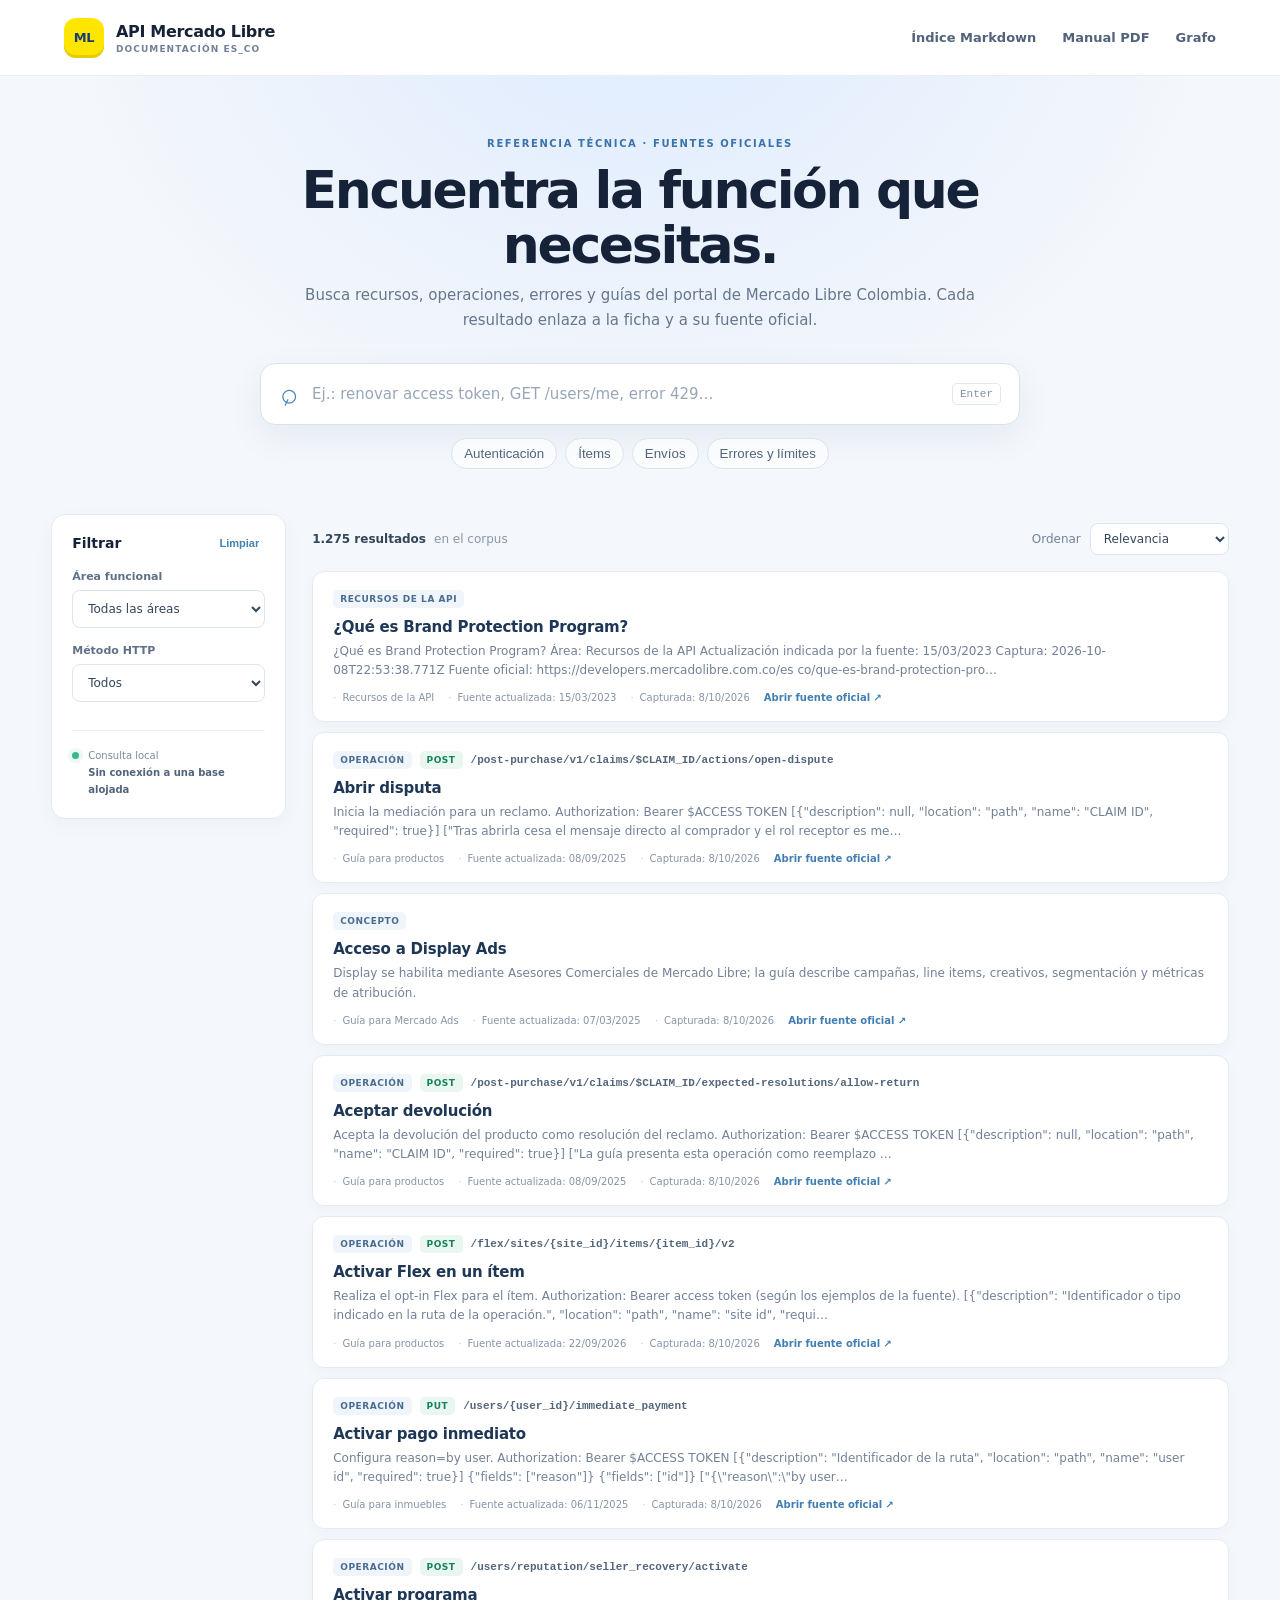
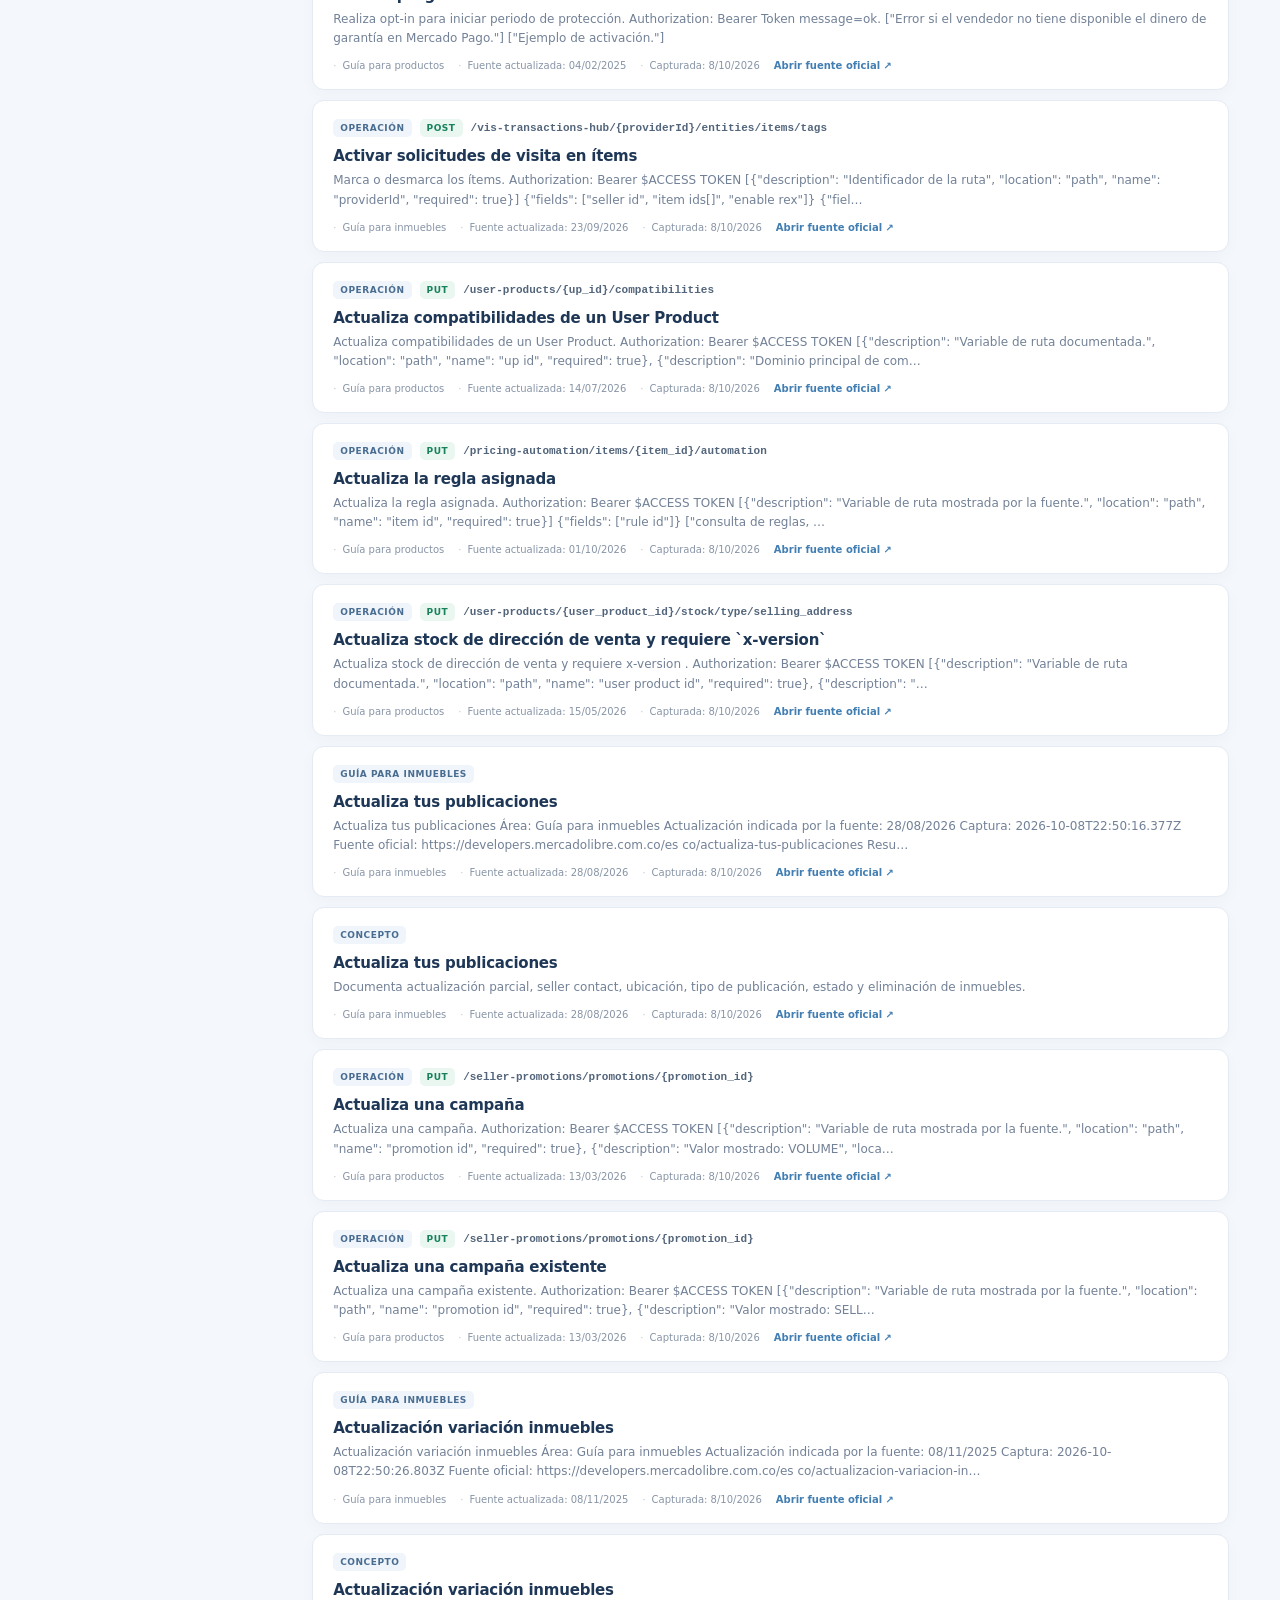
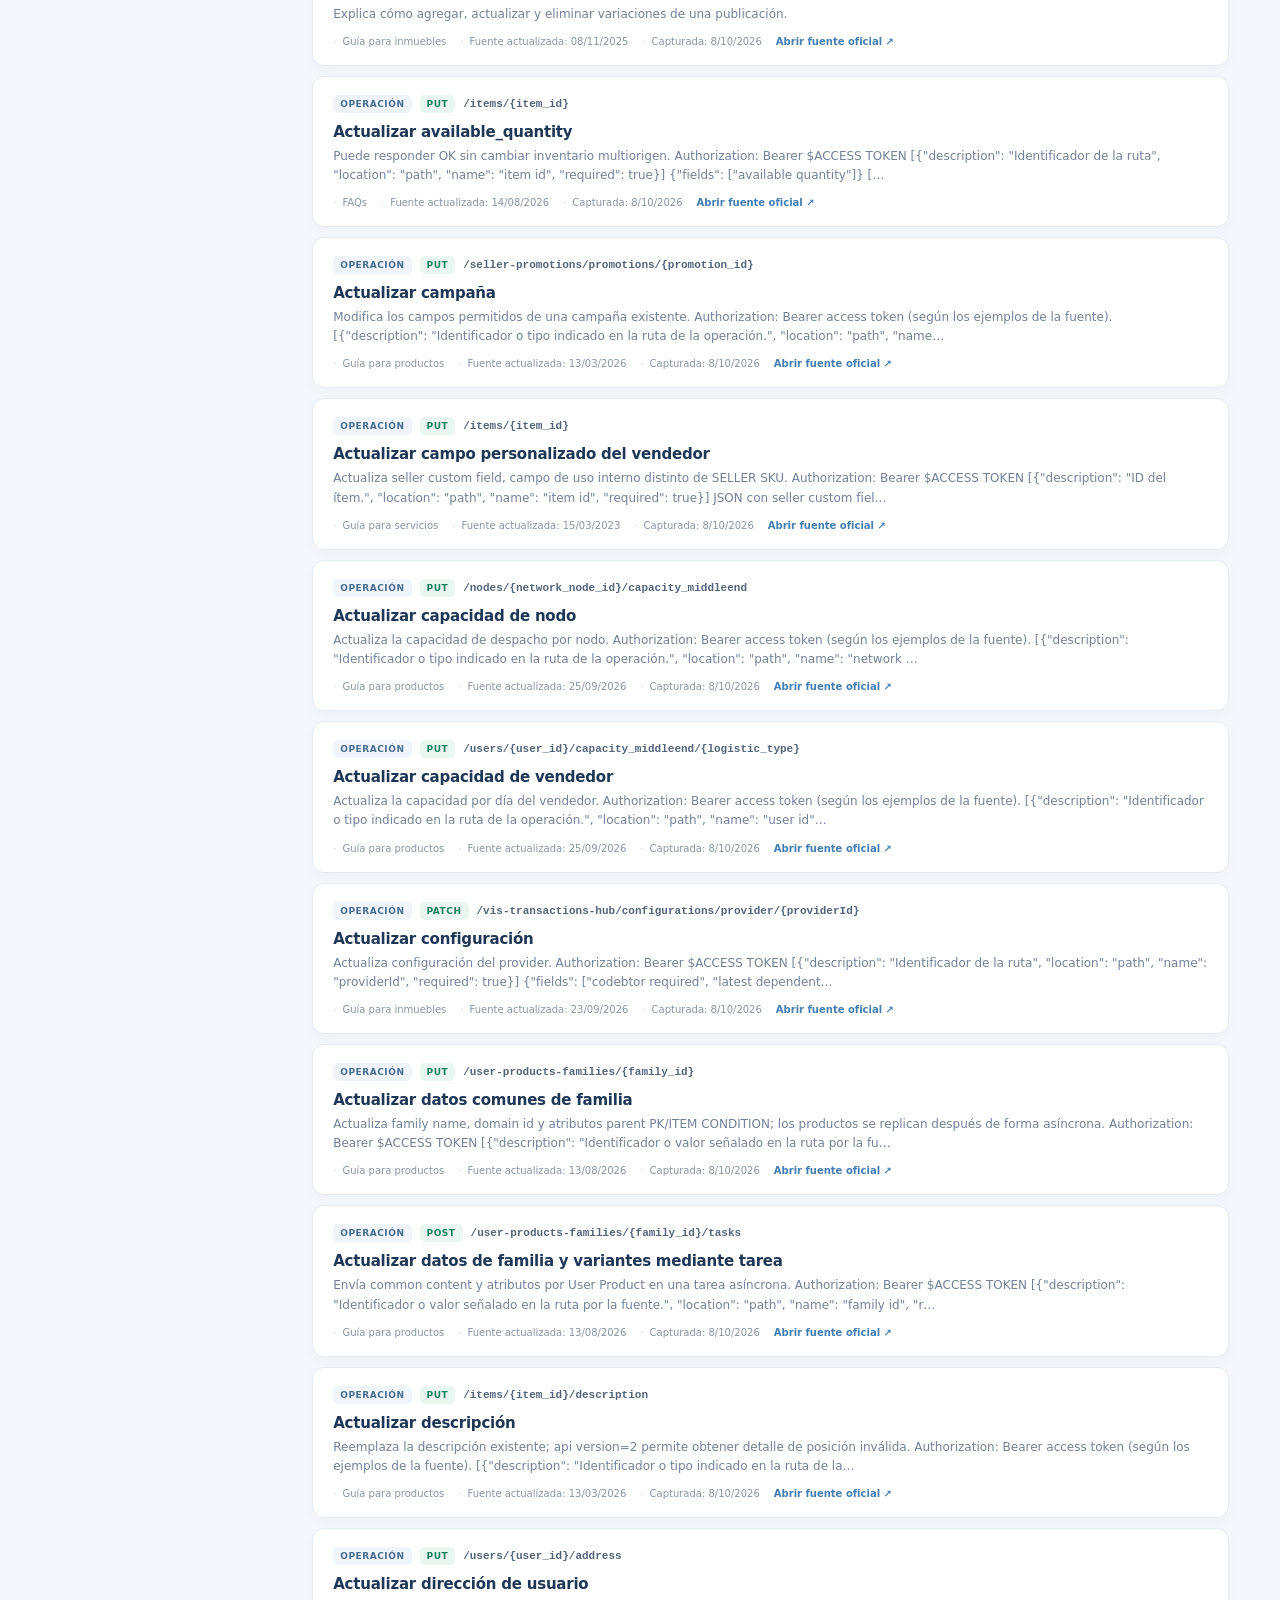
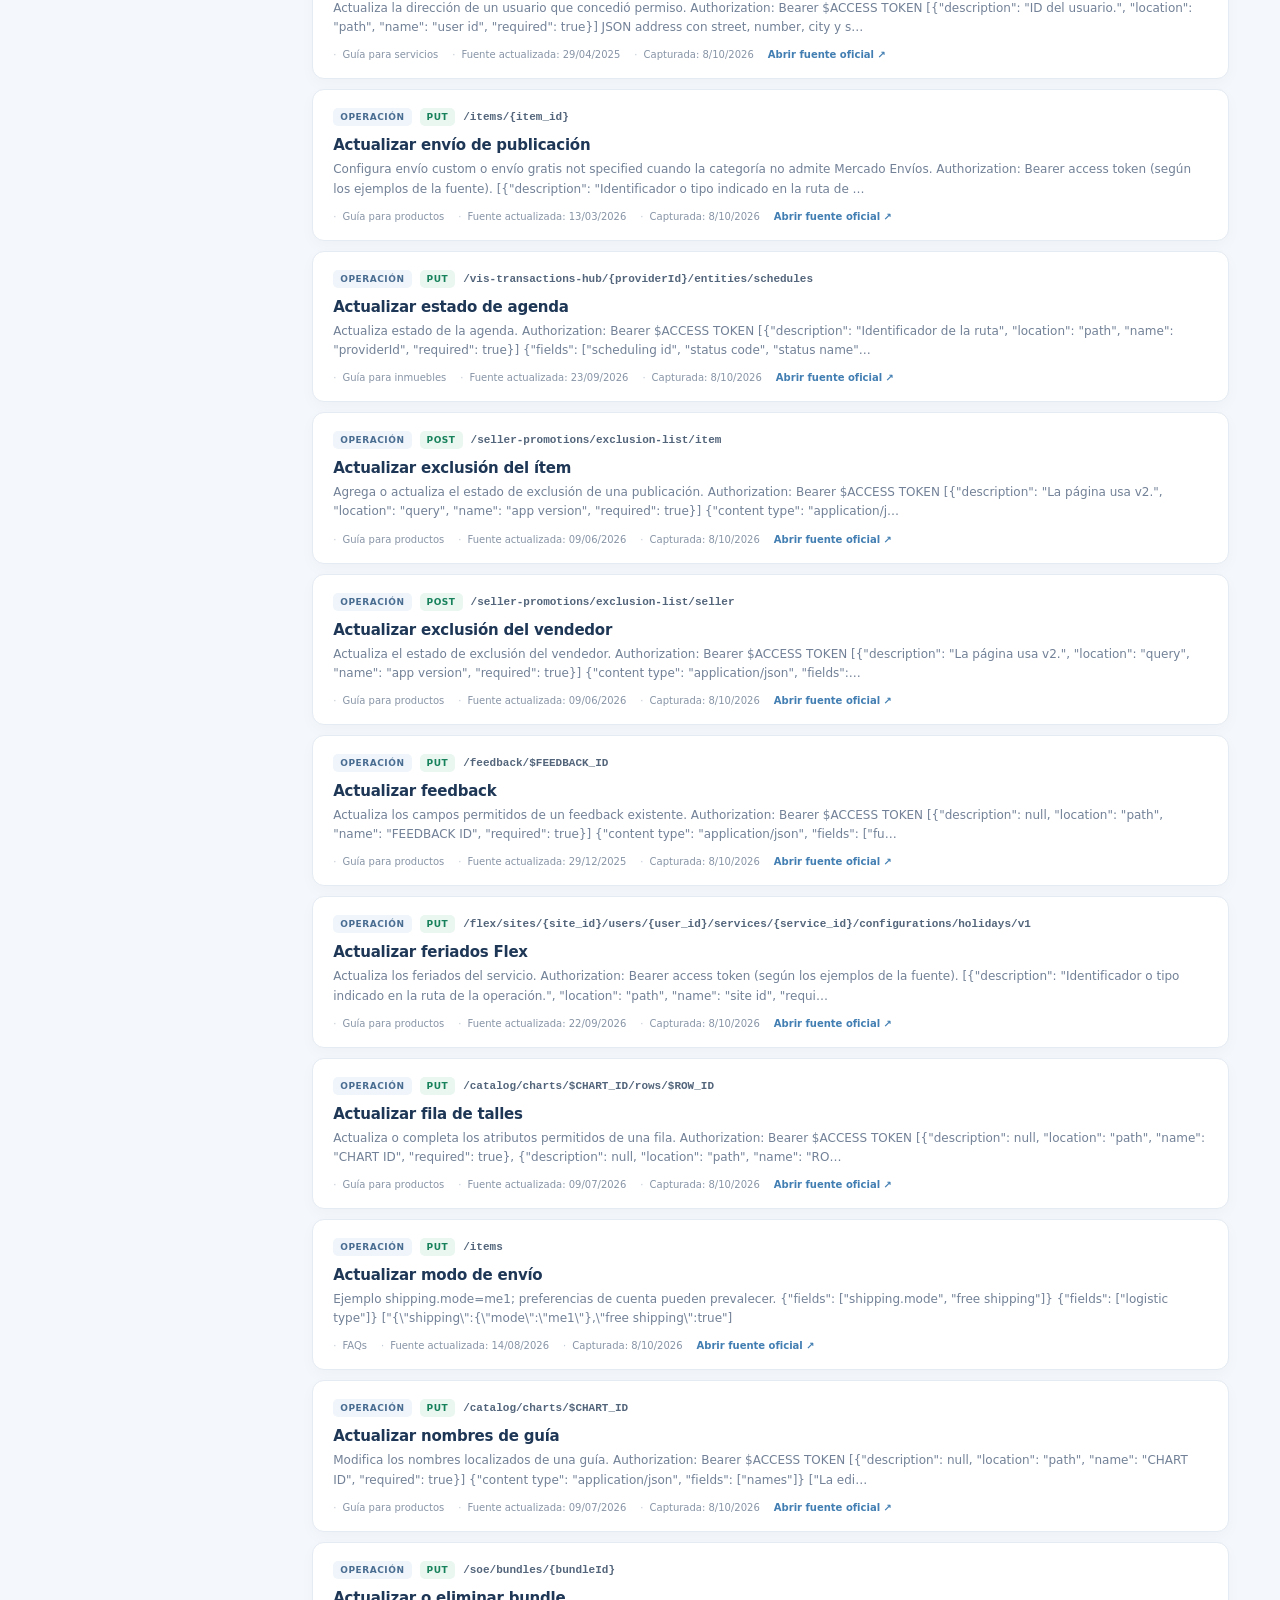
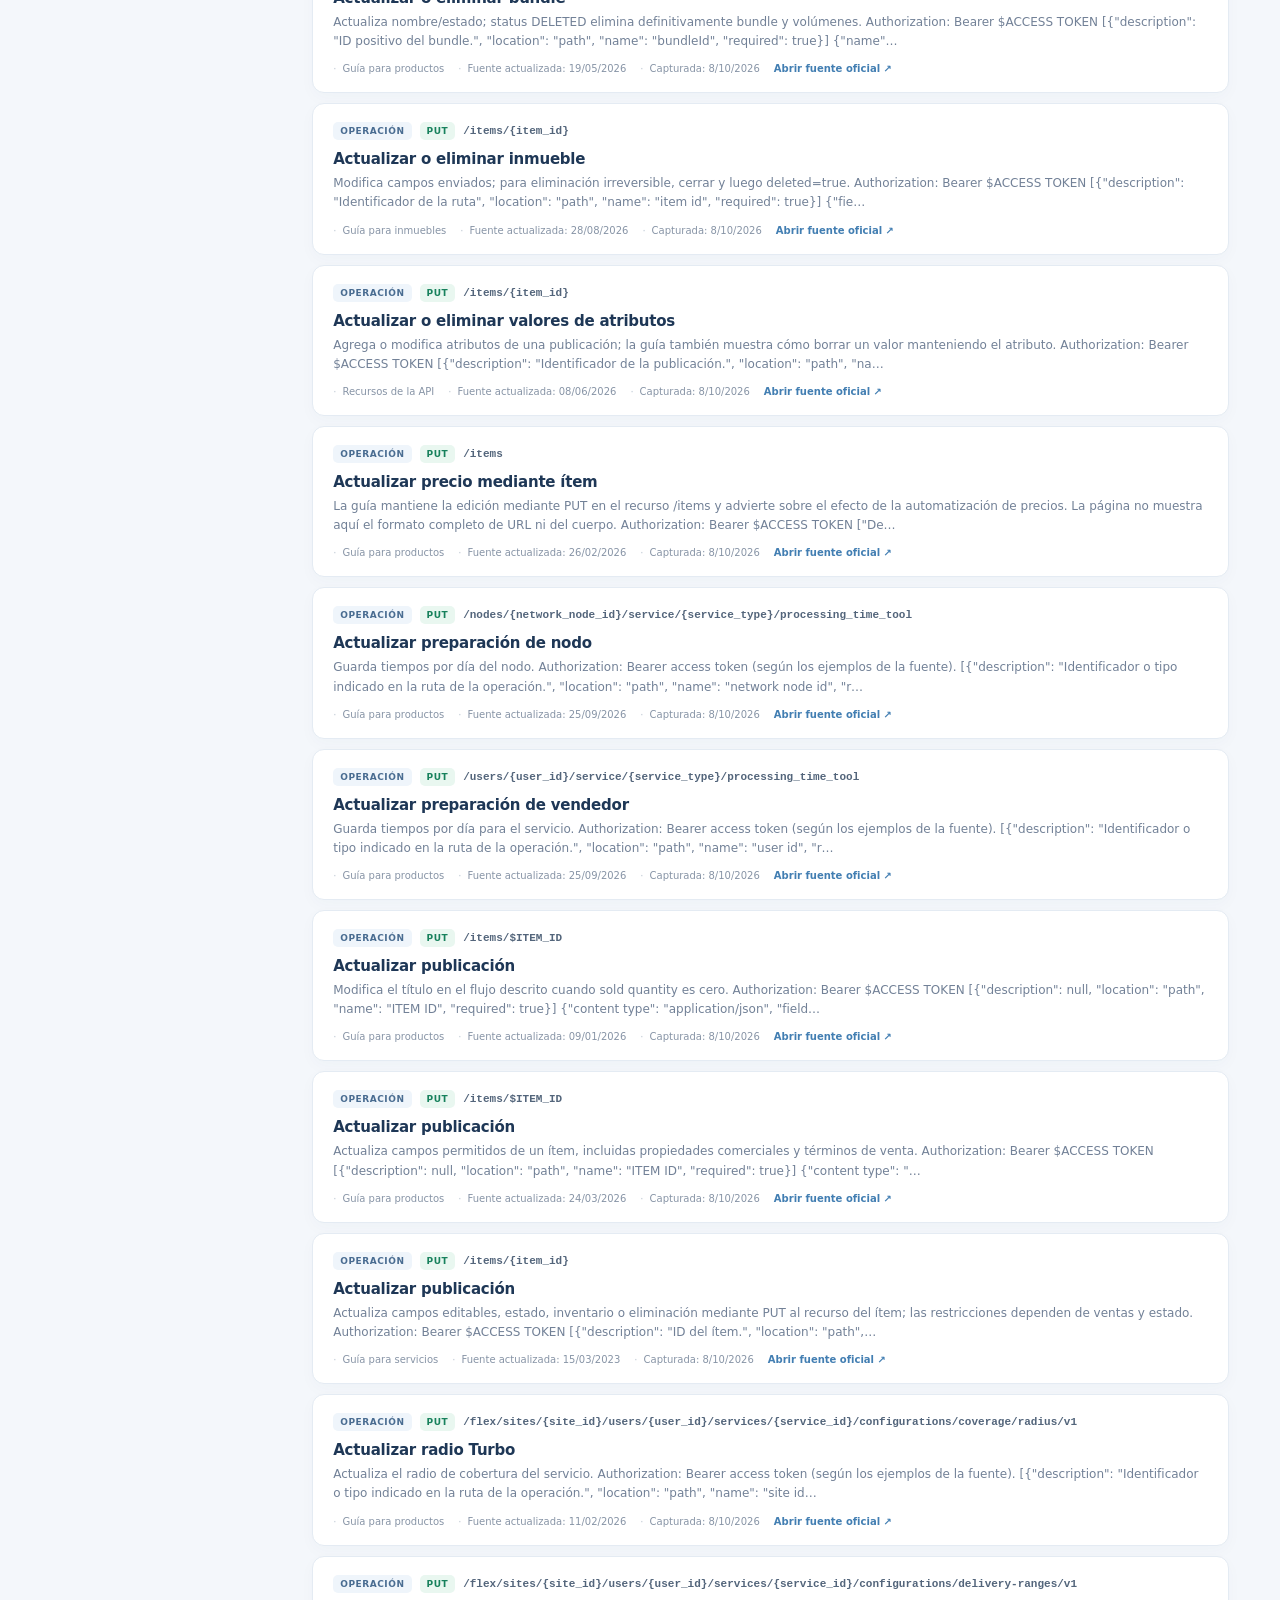
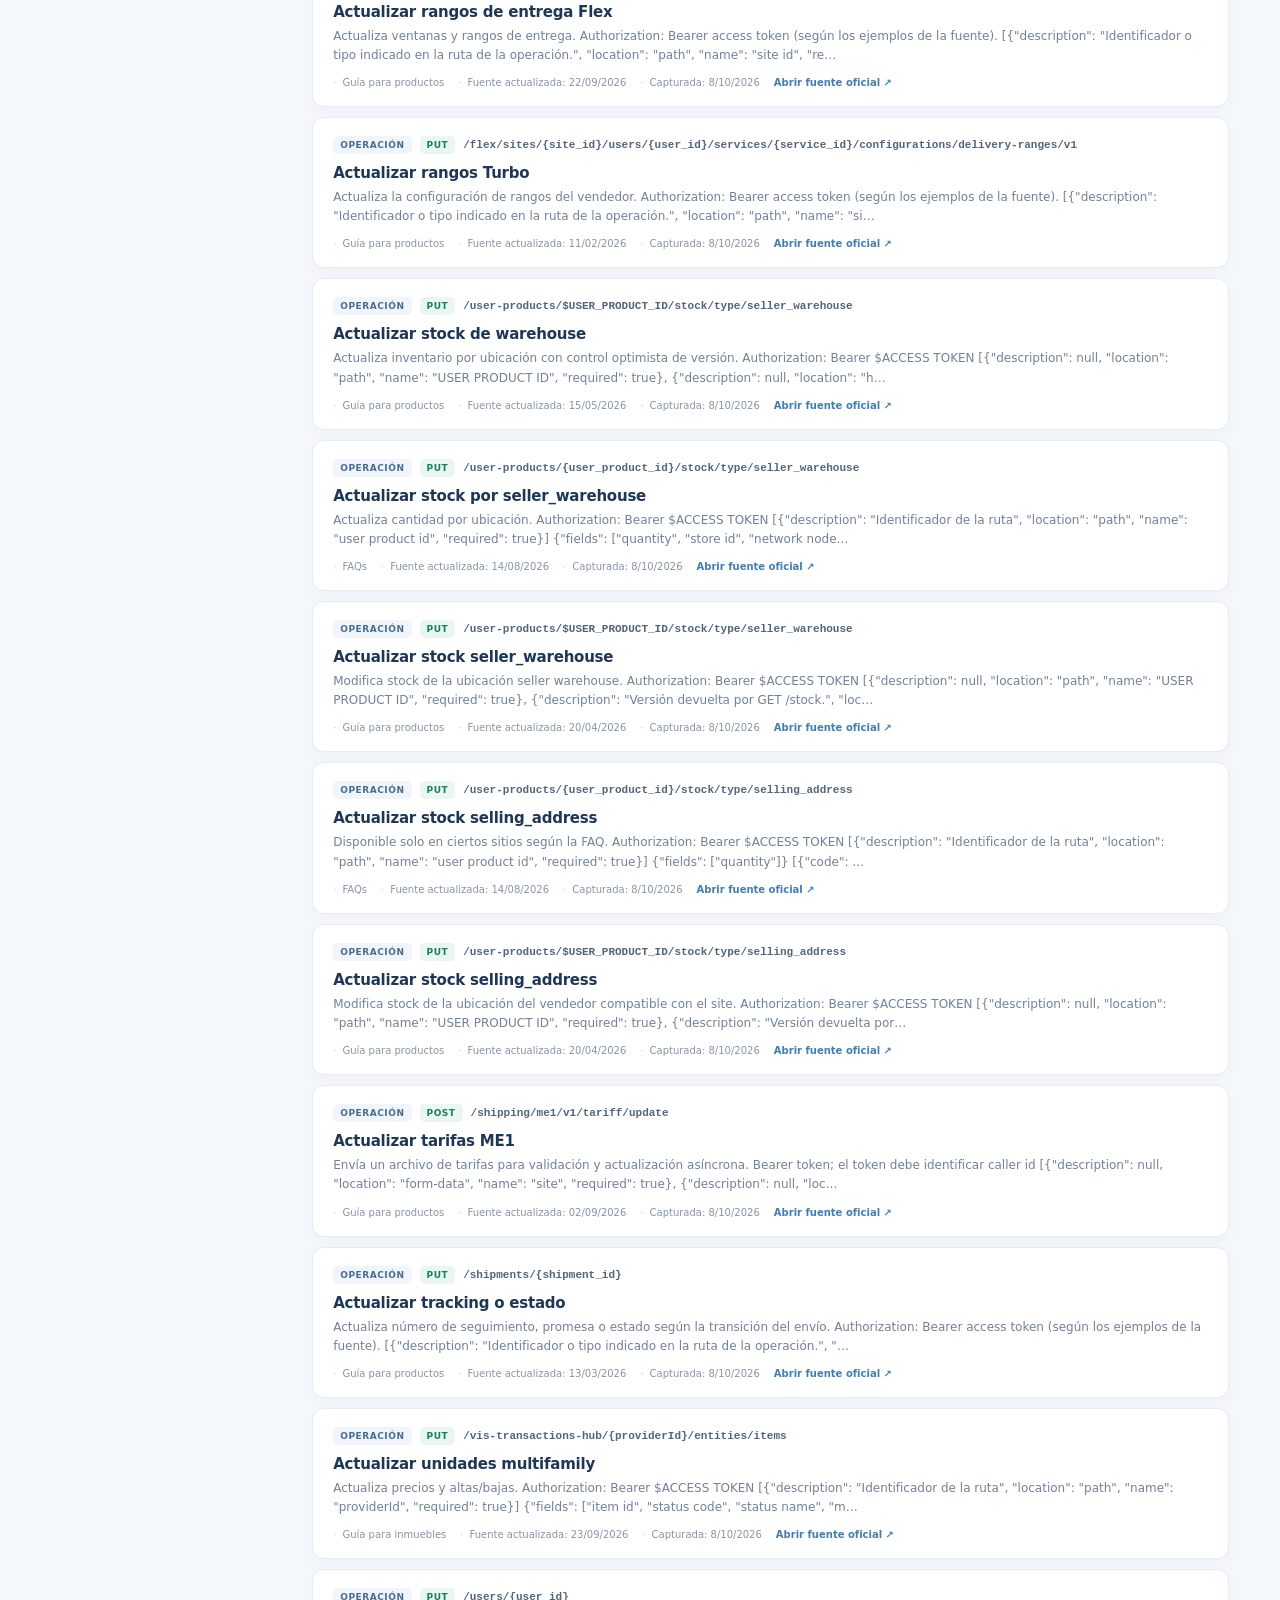
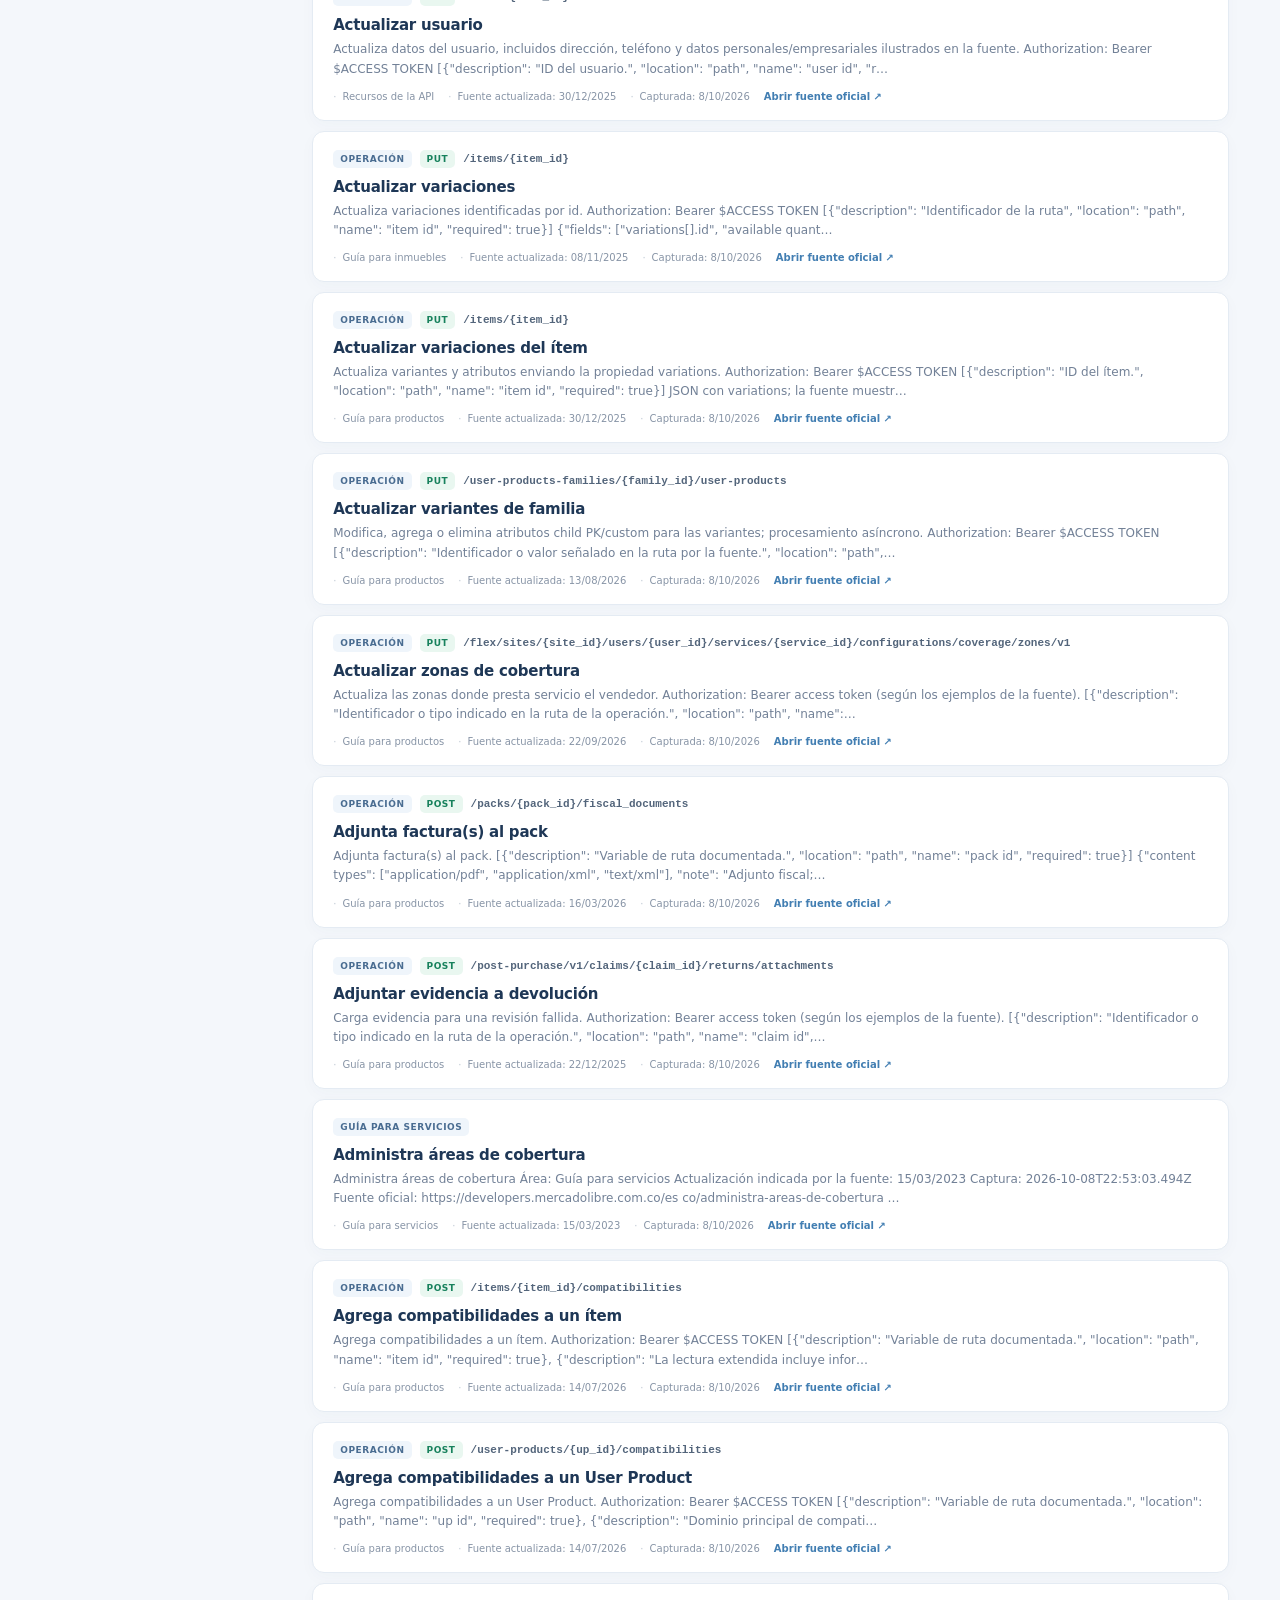
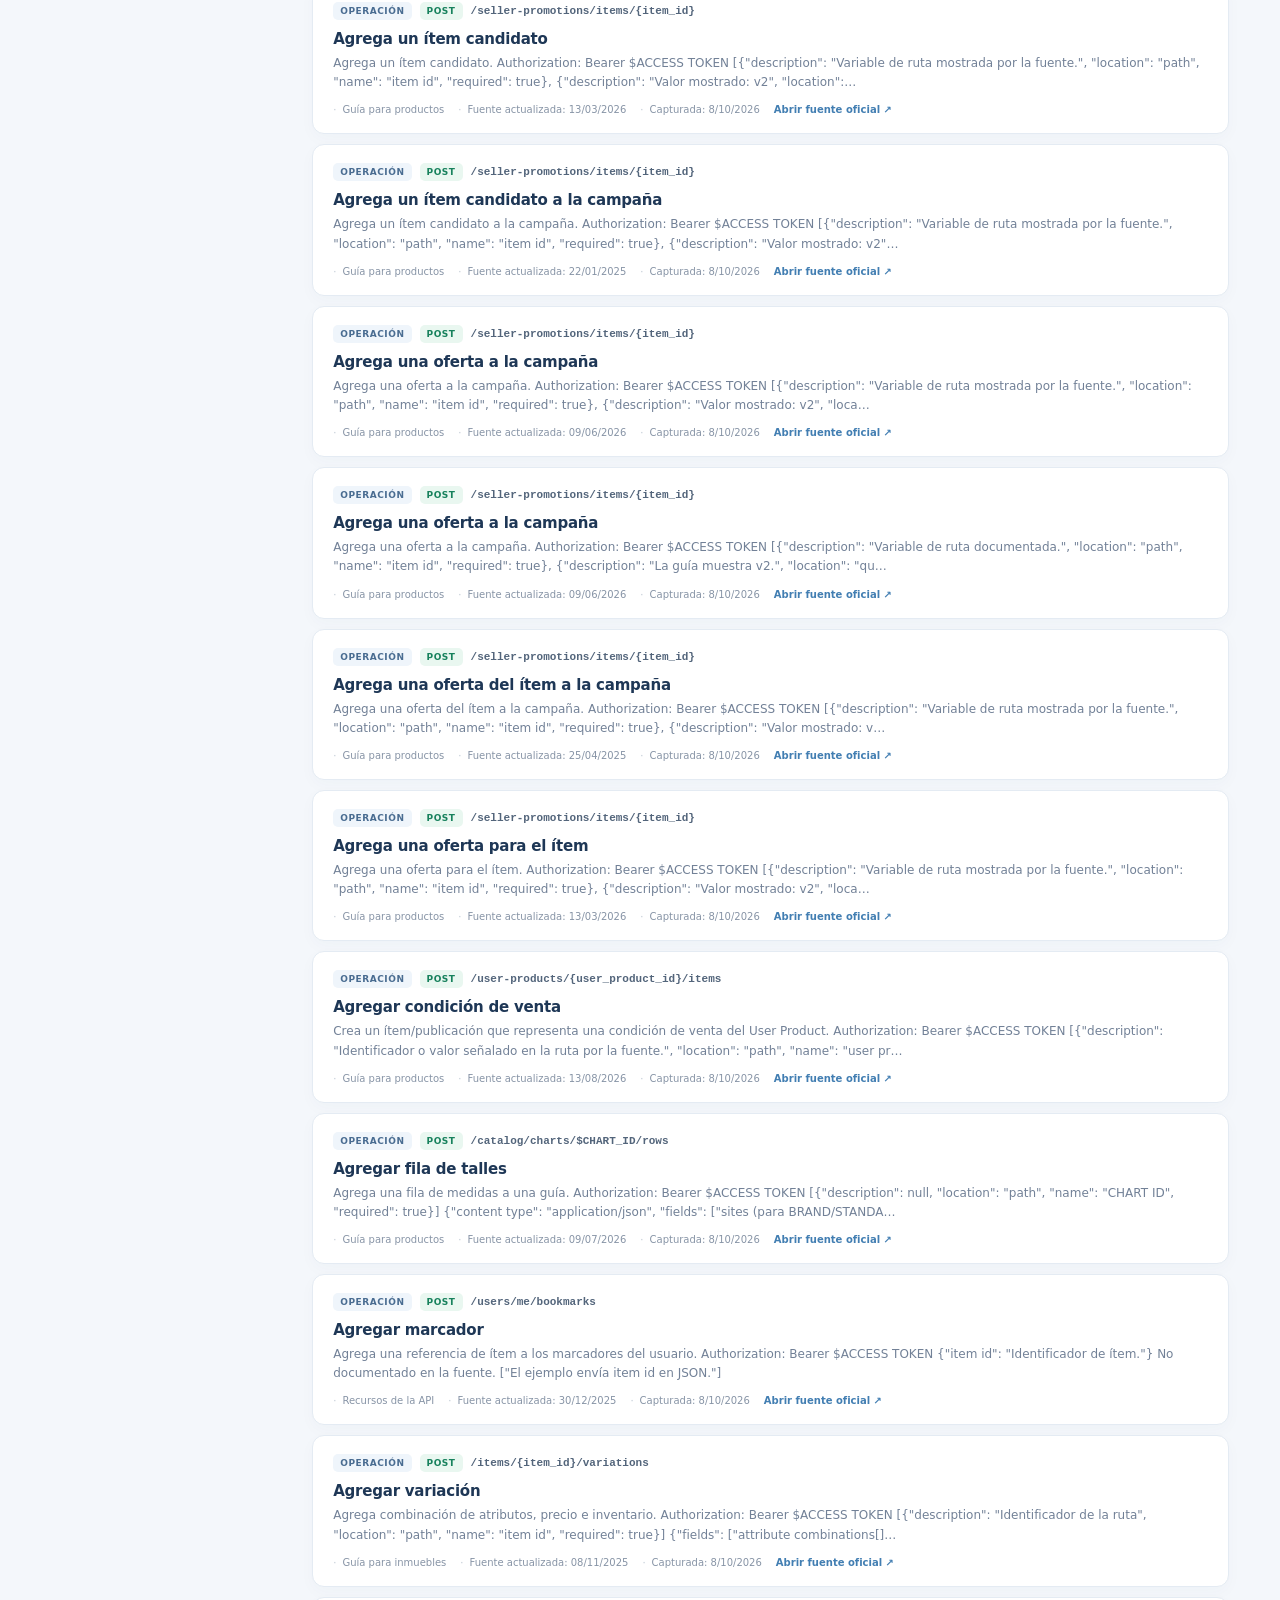
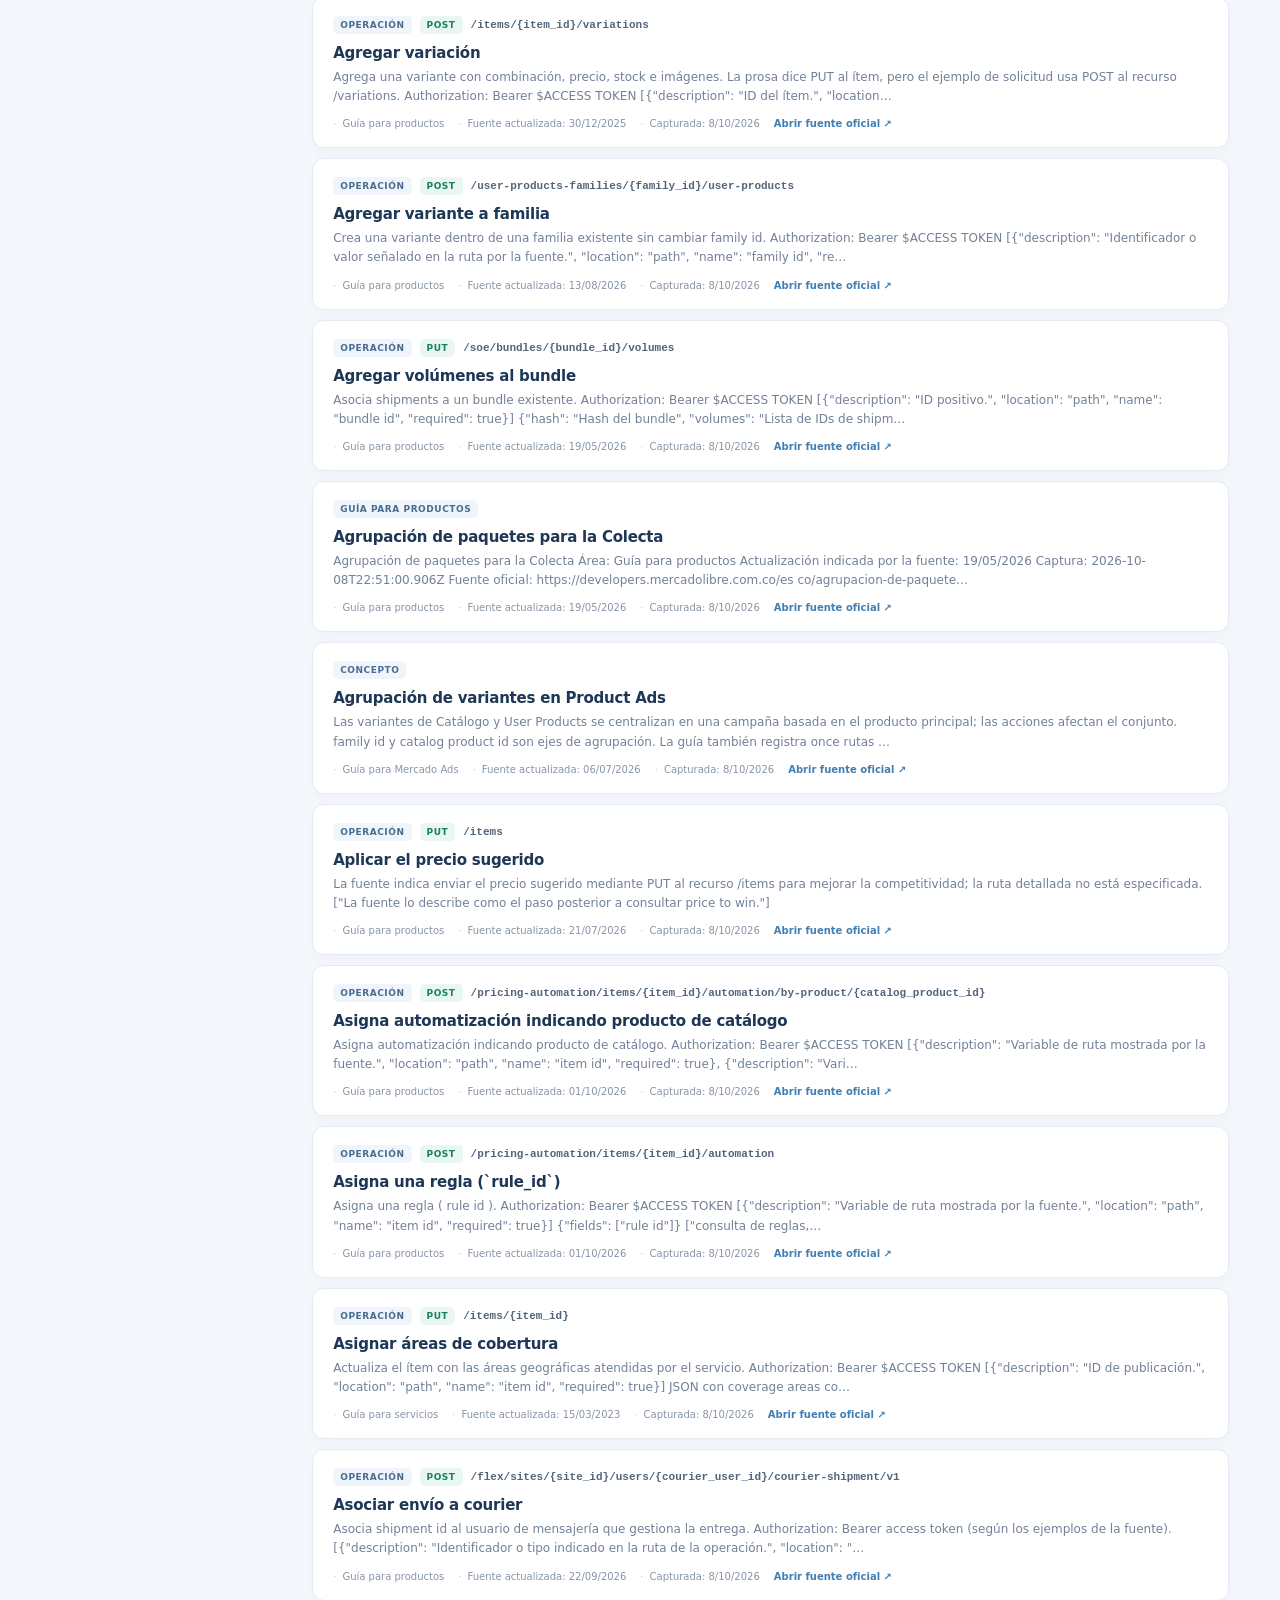
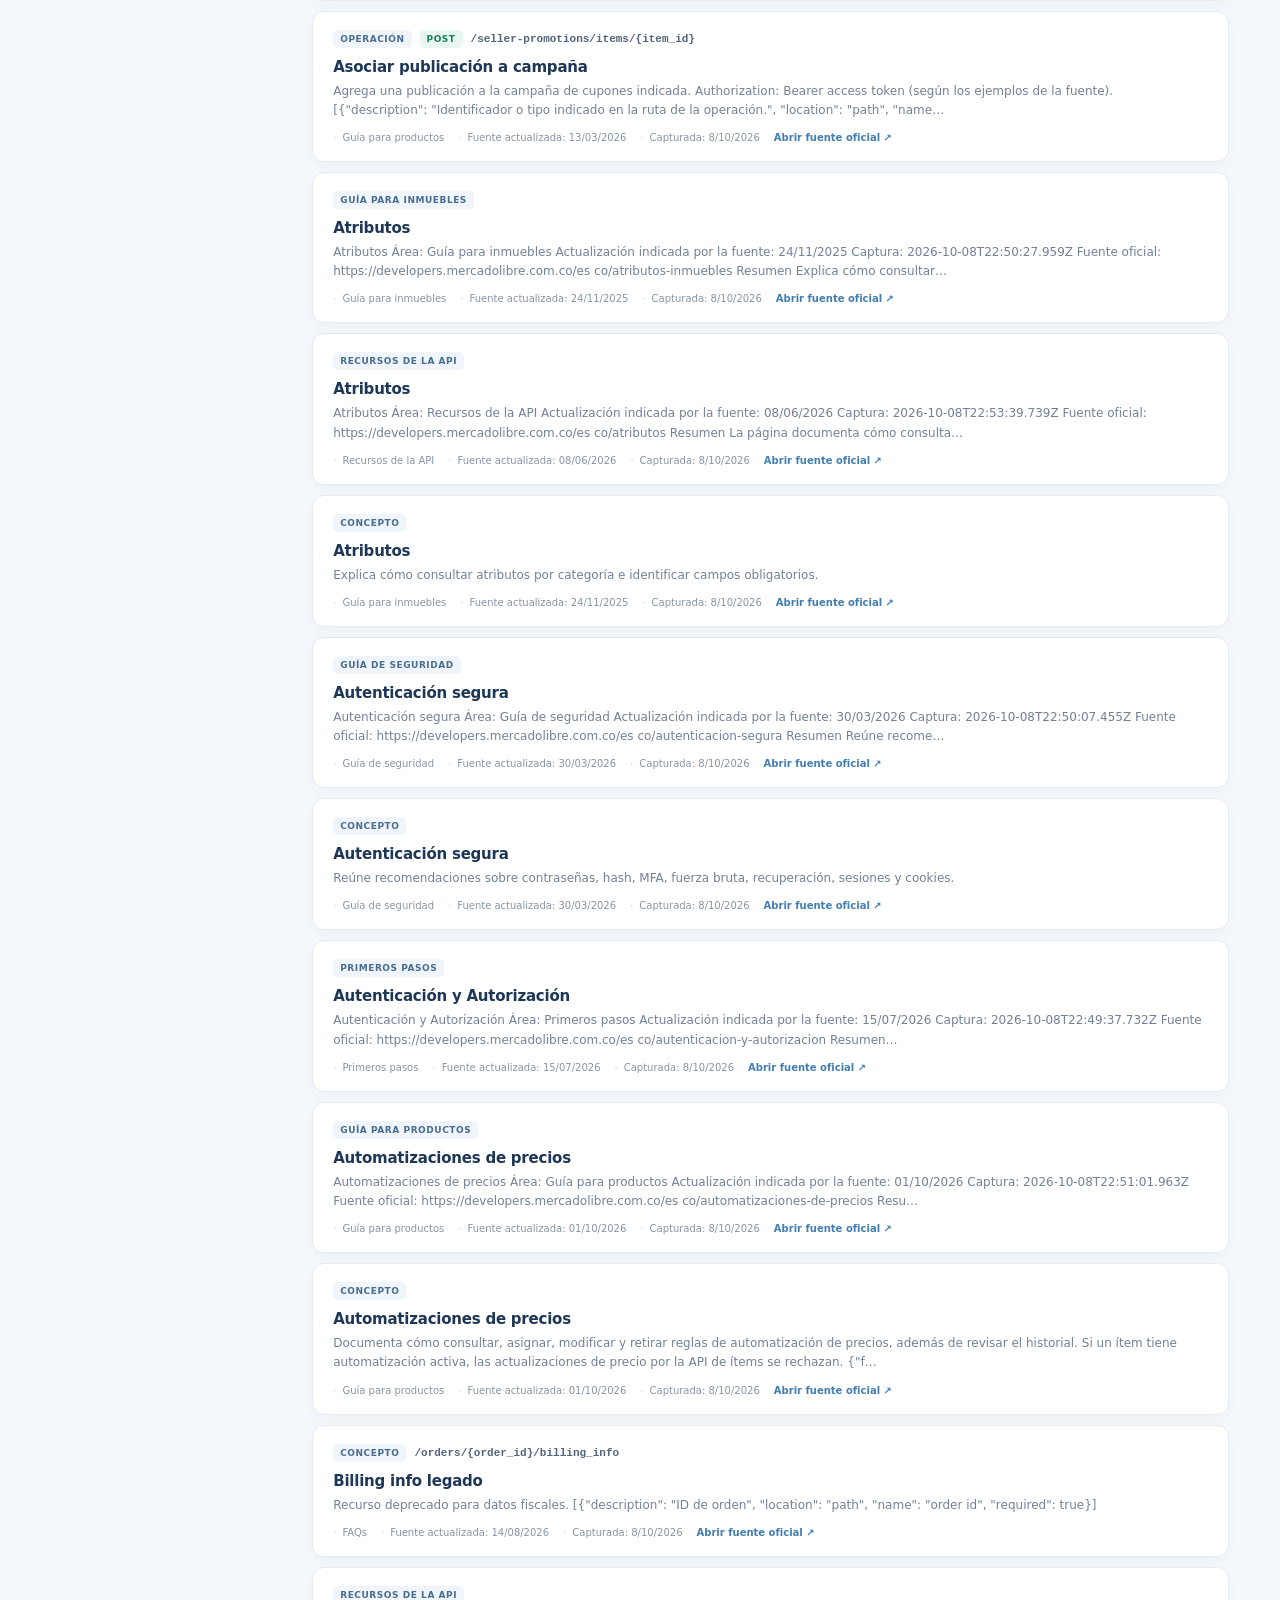
<file: web/index.html>
<!doctype html>
<html lang="es">
  <head>
    <meta charset="utf-8" />
    <meta name="viewport" content="width=device-width, initial-scale=1" />
    <meta name="theme-color" content="#f4f7fb" />
    <title>Consulta API Mercado Libre · es_co</title>
    <link rel="stylesheet" href="./styles.css" />
    <script defer src="./app.js"></script>
  </head>
  <body>
    <header class="topbar">
      <a class="brand" href="./" aria-label="Inicio de la documentación">
        <span class="brand-mark" aria-hidden="true">ML</span>
        <span>API Mercado Libre <small>DOCUMENTACIÓN ES_CO</small></span>
      </a>
      <nav aria-label="Enlaces de documentación">
        <a href="../docs/markdown/INDEX.md">Índice Markdown</a>
        <a href="../docs/mercadolibre-api-es-co.pdf">Manual PDF</a>
        <a href="../graphify-out/graph.html">Grafo</a>
      </nav>
    </header>

    <main>
      <section class="hero">
        <div class="eyebrow">REFERENCIA TÉCNICA · FUENTES OFICIALES</div>
        <h1>Encuentra la función que necesitas.</h1>
        <p>Busca recursos, operaciones, errores y guías del portal de Mercado Libre Colombia. Cada resultado enlaza a la ficha y a su fuente oficial.</p>
        <label class="search-wrap" for="query">
          <span aria-hidden="true" class="search-icon">⌕</span>
          <input id="query" type="search" autocomplete="off" placeholder="Ej.: renovar access token, GET /users/me, error 429…" />
          <kbd>Enter</kbd>
        </label>
        <div class="quick-searches" aria-label="Búsquedas sugeridas">
          <button type="button" data-query="autenticación token">Autenticación</button>
          <button type="button" data-query="GET /items">Ítems</button>
          <button type="button" data-query="envíos costos">Envíos</button>
          <button type="button" data-query="error 429 rate limit">Errores y límites</button>
        </div>
      </section>

      <section class="workspace" aria-label="Resultados de búsqueda">
        <aside class="filters">
          <div class="filter-heading"><h2>Filtrar</h2><button id="clear-filters" type="button">Limpiar</button></div>
          <label for="section-filter">Área funcional</label>
          <select id="section-filter"><option value="">Todas las áreas</option></select>
          <label for="method-filter">Método HTTP</label>
          <select id="method-filter"><option value="">Todos</option></select>
          <div class="scope-note"><span class="dot"></span><span>Consulta local<br /><strong>Sin conexión a una base alojada</strong></span></div>
        </aside>

        <div class="results-panel">
          <div class="results-toolbar">
            <div><span id="result-count">Cargando índice…</span><span id="result-context"></span></div>
            <label class="sort-control" for="sort"><span>Ordenar</span><select id="sort"><option value="relevance">Relevancia</option><option value="title">Nombre</option><option value="updated">Actualización</option></select></label>
          </div>
          <div id="results" class="results" aria-live="polite"></div>
          <div id="empty-state" class="empty-state" hidden>
            <div class="empty-icon">⌕</div><h2>No encontramos coincidencias</h2><p>Prueba con otra palabra, una ruta HTTP o limpia los filtros.</p>
          </div>
          <div id="load-error" class="load-error" hidden></div>
        </div>
      </section>
    </main>

    <footer><span>Mercado Libre · Colombia</span><span>Fuentes oficiales · captura y actualización por página</span></footer>
  </body>
</html>
</file>
<file: web/styles.css>
:root{font-family:Inter,ui-sans-serif,system-ui,-apple-system,"Segoe UI",sans-serif;color:#162238;background:#f4f7fb;font-synthesis:none;text-rendering:optimizeLegibility}*{box-sizing:border-box}body{margin:0;min-height:100vh}.topbar{height:76px;padding:0 max(5vw,24px);display:flex;align-items:center;justify-content:space-between;background:#fff;border-bottom:1px solid #e7edf4}.brand{display:flex;align-items:center;gap:12px;color:#162238;text-decoration:none;font-weight:750;letter-spacing:-.02em}.brand small{display:block;margin-top:3px;color:#728197;font-size:9px;letter-spacing:.12em}.brand-mark{width:40px;height:40px;display:grid;place-items:center;background:#ffe600;border-radius:12px;color:#193c75;font-size:13px;font-weight:900;box-shadow:inset 0 -3px 0 #e9c900}.topbar nav{display:flex;gap:26px}.topbar nav a{color:#52627a;text-decoration:none;font-size:13px;font-weight:600}.topbar nav a:hover{color:#1b5ea7}.hero{padding:62px 24px 45px;text-align:center;background:radial-gradient(ellipse at 50% -30%,#dceaff 0,transparent 64%)}.eyebrow{color:#3b72ac;font-size:10px;letter-spacing:.16em;font-weight:800}.hero h1{max-width:800px;margin:14px auto 10px;font-size:clamp(34px,5vw,52px);line-height:1.06;letter-spacing:-.045em}.hero p{max-width:680px;margin:0 auto;color:#66768b;font-size:15px;line-height:1.65}.search-wrap{width:min(760px,100%);height:62px;margin:30px auto 13px;padding:0 18px;display:flex;align-items:center;gap:13px;background:#fff;border:1px solid #d8e2ee;border-radius:15px;box-shadow:0 12px 35px #23476b12}.search-wrap:focus-within{border-color:#4992d2;box-shadow:0 0 0 4px #4294d51a,0 12px 35px #23476b12}.search-icon{font-size:30px;line-height:1;color:#4a83b8;transform:rotate(-20deg)}.search-wrap input{flex:1;min-width:0;border:0;outline:0;background:transparent;color:#1e2d43;font:inherit;font-size:15px}.search-wrap input::placeholder{color:#98a6b7}.search-wrap kbd{padding:4px 7px;border:1px solid #dfe7f0;border-radius:5px;color:#8491a2;font:11px ui-monospace,monospace}.quick-searches{display:flex;justify-content:center;gap:8px;flex-wrap:wrap}.quick-searches button{padding:7px 12px;border:1px solid #dae4ef;border-radius:99px;background:#ffffffa8;color:#53657c;font:600 11px inherit;cursor:pointer}.quick-searches button:hover{background:#fff;border-color:#88b5dc;color:#2e6da7}.workspace{width:min(1180px,92vw);margin:0 auto 60px;display:grid;grid-template-columns:235px 1fr;gap:26px;align-items:start}.filters{position:sticky;top:20px;padding:20px;background:#fff;border:1px solid #e3eaf2;border-radius:14px;box-shadow:0 7px 22px #18395b08}.filter-heading{display:flex;align-items:center;justify-content:space-between;margin-bottom:19px}.filter-heading h2{margin:0;font-size:14px}.filter-heading button{border:0;background:none;color:#4380b5;font-size:11px;font-weight:650;cursor:pointer}.filters>label{display:block;margin:16px 0 7px;color:#607087;font-size:11px;font-weight:700}.filters select,.sort-control select{width:100%;padding:10px 11px;border:1px solid #dce5ee;border-radius:8px;background:#fff;color:#34465c;font:inherit;font-size:12px}.scope-note{margin-top:28px;padding-top:16px;border-top:1px solid #eef2f6;display:flex;gap:9px;color:#7d8b9d;font-size:10px;line-height:1.7}.scope-note strong{color:#51647a;font-size:10px}.dot{width:7px;height:7px;margin-top:5px;flex:none;border-radius:50%;background:#39b98b;box-shadow:0 0 0 4px #39b98b18}.results-panel{min-width:0}.results-toolbar{min-height:44px;margin:3px 0 10px;display:flex;align-items:center;justify-content:space-between;color:#748399;font-size:12px}.results-toolbar #result-count{color:#34465b;font-weight:700}.results-toolbar #result-context{margin-left:8px;color:#8997a9}.sort-control{display:flex;align-items:center;gap:9px}.sort-control select{width:auto;padding:7px 28px 7px 9px}.results{display:grid;gap:10px}.result-card{padding:18px 20px;background:#fff;border:1px solid #e4ebf3;border-radius:12px;box-shadow:0 5px 16px #173b5d07;transition:transform .15s,border-color .15s,box-shadow .15s}.result-card:hover{transform:translateY(-1px);border-color:#cadbec;box-shadow:0 10px 22px #173b5d0d}.result-top{display:flex;align-items:center;gap:8px;flex-wrap:wrap}.type-badge,.method-badge{padding:4px 7px;border-radius:5px;background:#eff5fb;color:#496c91;font-size:9px;font-weight:800;letter-spacing:.06em;text-transform:uppercase}.method-badge{background:#e9f7f0;color:#17815c}.route{color:#53657b;font:600 11px ui-monospace,SFMono-Regular,Consolas,monospace;overflow-wrap:anywhere}.result-card h3{margin:10px 0 6px;font-size:15px;letter-spacing:-.015em}.result-card h3 a{color:#1e3756;text-decoration:none}.result-card h3 a:hover{color:#1467ad}.result-card p{margin:0;color:#728197;font-size:12px;line-height:1.6}.result-meta{display:flex;gap:14px;flex-wrap:wrap;margin-top:12px;color:#8794a6;font-size:10px}.result-meta a{color:#427eb2;text-decoration:none;font-weight:700}.result-meta a:hover{text-decoration:underline}.result-meta span::before{content:"·";margin-right:6px;color:#bec8d3}.empty-state,.load-error{margin-top:45px;text-align:center;color:#7d8b9d}.empty-state h2{margin:10px 0 4px;color:#34465c;font-size:18px}.empty-state p{font-size:13px}.empty-icon{font-size:38px;color:#91b4d3}.load-error{padding:20px;border:1px solid #f0ceca;border-radius:10px;background:#fff7f6;color:#9b443a}footer{padding:20px max(5vw,24px);display:flex;justify-content:space-between;gap:12px;background:#fff;border-top:1px solid #e7edf4;color:#8996a6;font-size:10px}@media(max-width:760px){.topbar{height:auto;min-height:70px;padding:12px 18px;align-items:flex-start}.topbar nav{gap:10px;flex-wrap:wrap;justify-content:flex-end}.topbar nav a{font-size:10px}.hero{padding:46px 18px 32px}.hero p{font-size:13px}.search-wrap{height:58px}.search-wrap input{font-size:12px}.search-wrap kbd{display:none}.workspace{grid-template-columns:1fr;gap:16px}.filters{position:static;display:grid;grid-template-columns:1fr 1fr;gap:0 12px}.filter-heading,.scope-note{grid-column:1/-1}.filter-heading{margin-bottom:5px}.scope-note{margin-top:14px}.results-toolbar{align-items:flex-end}.result-card{padding:16px}footer{flex-direction:column}}
</file>
